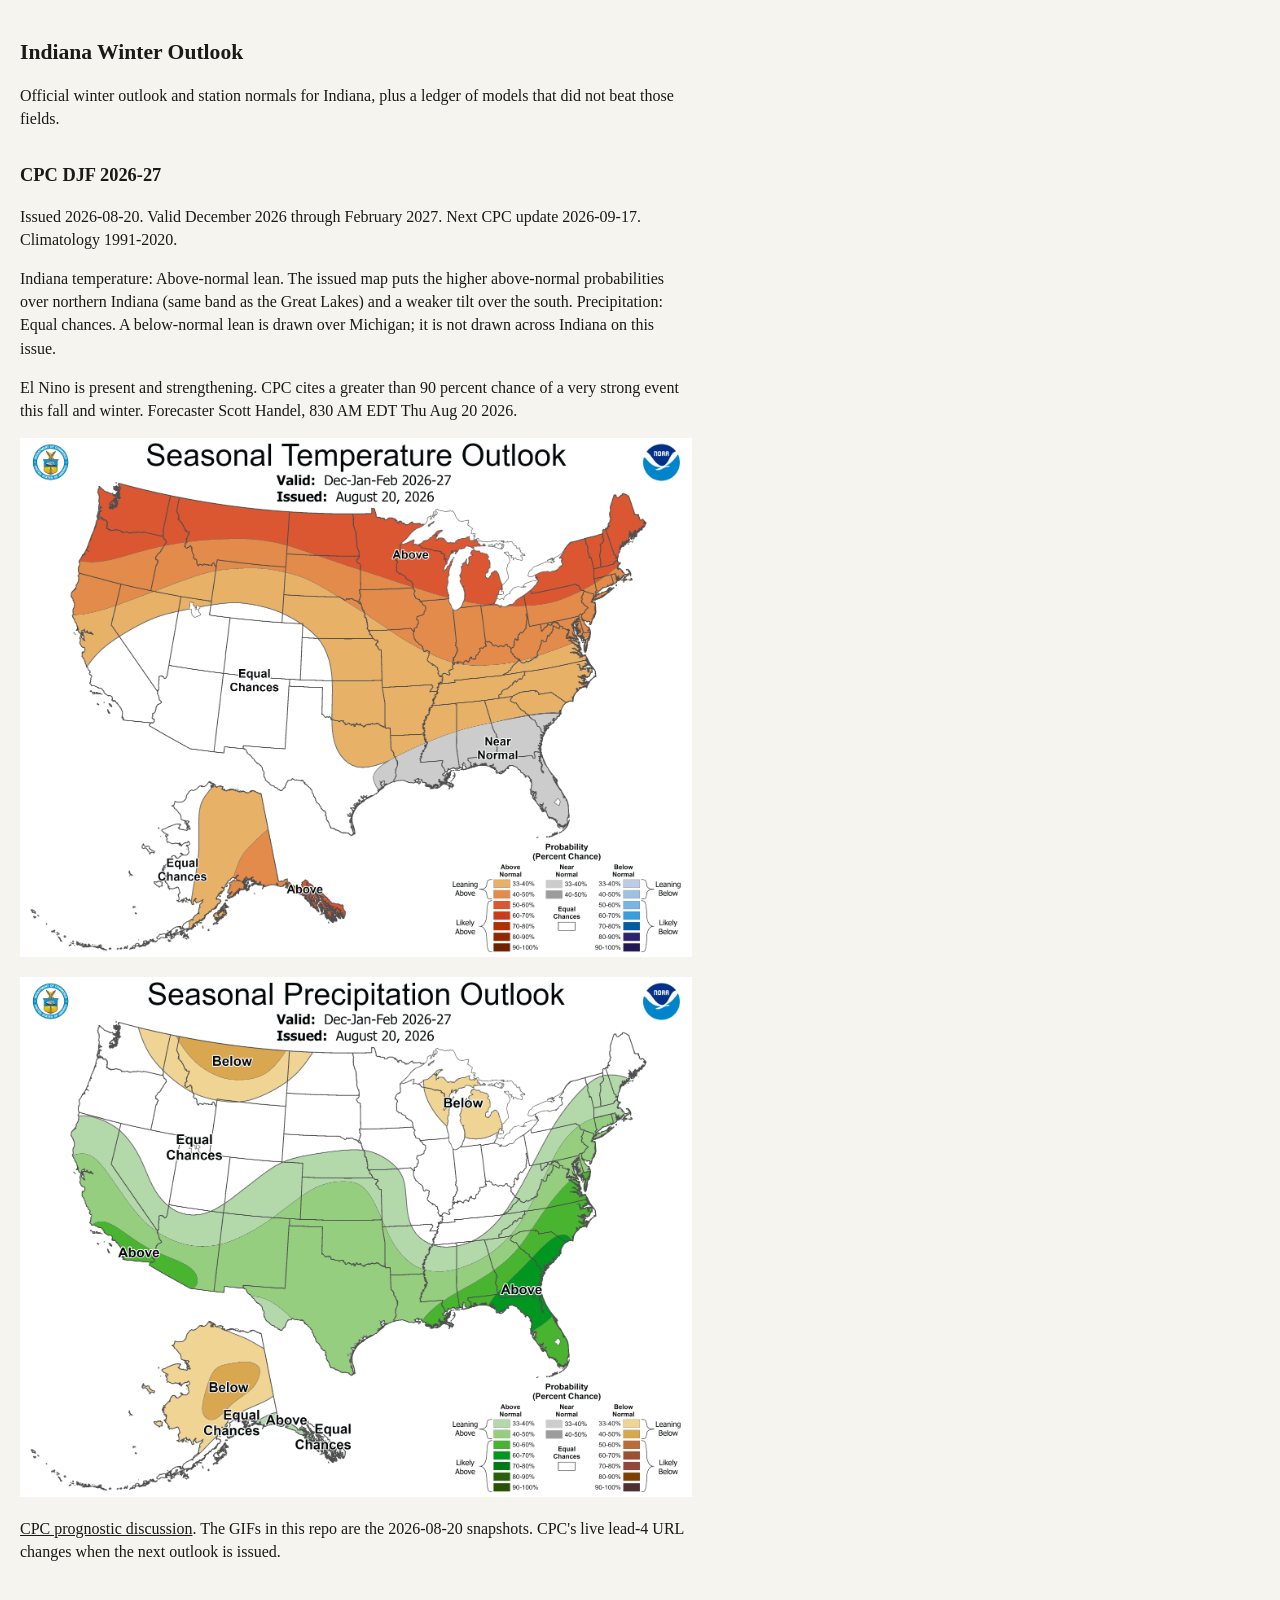
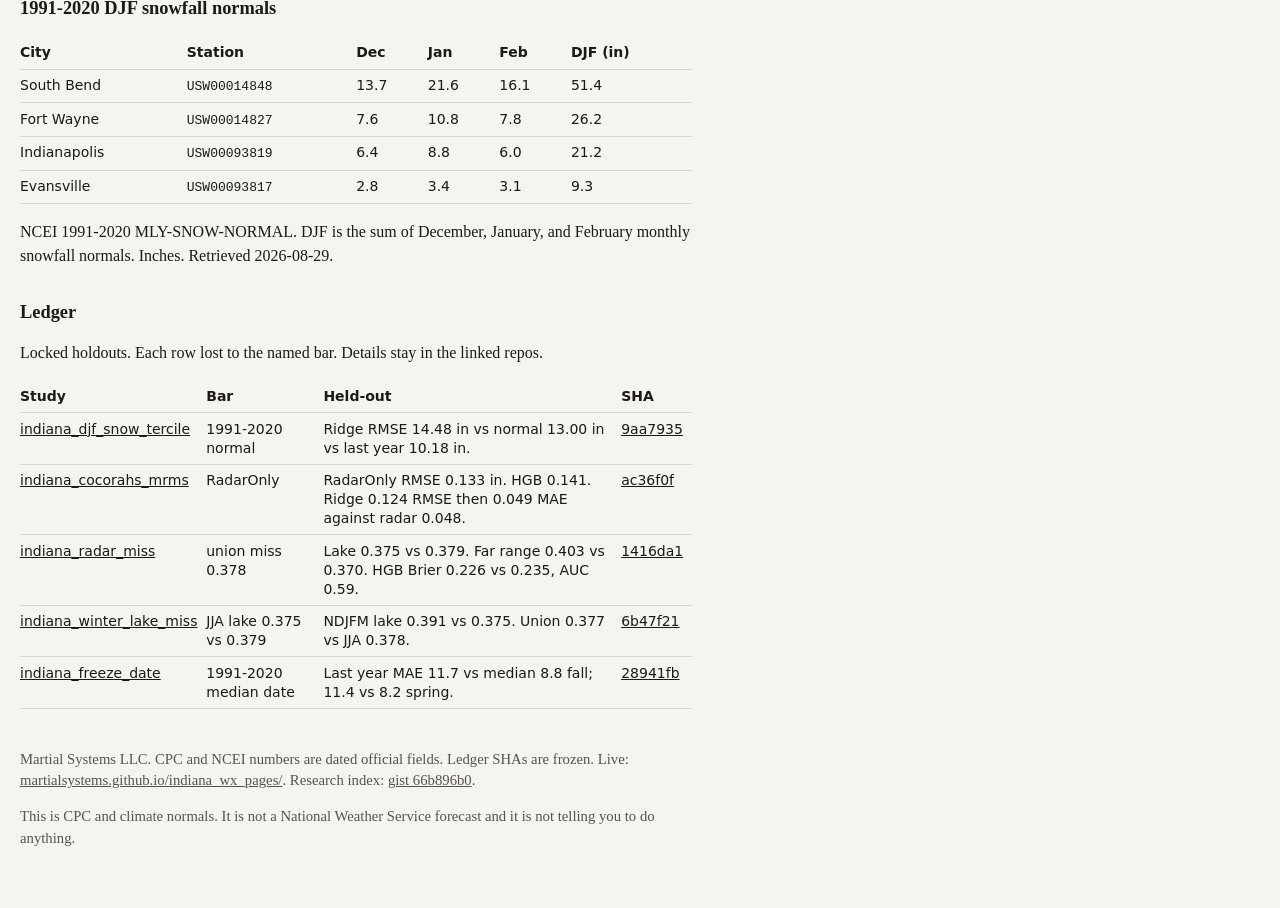
<file: index.html>
<!DOCTYPE html>
<html lang="en">
<head>
  <meta charset="utf-8">
  <meta name="viewport" content="width=device-width, initial-scale=1">
  <title>Indiana Winter Outlook</title>
  <link rel="stylesheet" href="assets/style.css">
</head>
<body>
  <main>
    <h1>Indiana Winter Outlook</h1>
    <p>Official winter outlook and station normals for Indiana, plus a ledger of models that did not beat those fields.</p>

    <section id="outlook">
      <h2>CPC DJF 2026-27</h2>
      <p>Issued 2026-08-20. Valid December 2026 through February 2027. Next CPC update 2026-09-17. Climatology 1991-2020.</p>
      <p>Indiana temperature: Above-normal lean. The issued map puts the higher above-normal probabilities over northern Indiana (same band as the Great Lakes) and a weaker tilt over the south. Precipitation: Equal chances. A below-normal lean is drawn over Michigan; it is not drawn across Indiana on this issue.</p>
      <p>El Nino is present and strengthening. CPC cites a greater than 90 percent chance of a very strong event this fall and winter. Forecaster Scott Handel, 830 AM EDT Thu Aug 20 2026.</p>
      <figure>
        <img src="assets/cpc/off04_temp.gif" alt="NOAA CPC seasonal temperature outlook, DJF 2026-27, issued 2026-08-20">
      </figure>
      <figure>
        <img src="assets/cpc/off04_prcp.gif" alt="NOAA CPC seasonal precipitation outlook, DJF 2026-27, issued 2026-08-20">
      </figure>
      <p><a href="https://www.cpc.ncep.noaa.gov/products/predictions/90day/fxus05.html">CPC prognostic discussion</a>. The GIFs in this repo are the 2026-08-20 snapshots. CPC's live lead-4 URL changes when the next outlook is issued.</p>
    </section>

    <section id="normals">
      <h2>1991-2020 DJF snowfall normals</h2>
      <div class="table-wrap">
        <table>
          <thead>
            <tr>
              <th>City</th>
              <th>Station</th>
              <th>Dec</th>
              <th>Jan</th>
              <th>Feb</th>
              <th>DJF (in)</th>
            </tr>
          </thead>
          <tbody>
            <tr><td>South Bend</td><td><code>USW00014848</code></td><td>13.7</td><td>21.6</td><td>16.1</td><td>51.4</td></tr>
            <tr><td>Fort Wayne</td><td><code>USW00014827</code></td><td>7.6</td><td>10.8</td><td>7.8</td><td>26.2</td></tr>
            <tr><td>Indianapolis</td><td><code>USW00093819</code></td><td>6.4</td><td>8.8</td><td>6.0</td><td>21.2</td></tr>
            <tr><td>Evansville</td><td><code>USW00093817</code></td><td>2.8</td><td>3.4</td><td>3.1</td><td>9.3</td></tr>
          </tbody>
        </table>
      </div>
      <p>NCEI 1991-2020 MLY-SNOW-NORMAL. DJF is the sum of December, January, and February monthly snowfall normals. Inches. Retrieved 2026-08-29.</p>
    </section>

    <section id="ledger">
      <h2>Ledger</h2>
      <p>Locked holdouts. Each row lost to the named bar. Details stay in the linked repos.</p>
      <div class="table-wrap">
        <table>
          <thead>
            <tr>
              <th>Study</th>
              <th>Bar</th>
              <th>Held-out</th>
              <th>SHA</th>
            </tr>
          </thead>
          <tbody>
            <tr><td><a href="https://github.com/martialsystems/indiana_djf_snow_tercile">indiana_djf_snow_tercile</a></td><td>1991-2020 normal</td><td>Ridge RMSE 14.48 in vs normal 13.00 in vs last year 10.18 in.</td><td><a href="https://github.com/martialsystems/indiana_djf_snow_tercile/commit/9aa7935">9aa7935</a></td></tr>
            <tr><td><a href="https://github.com/martialsystems/indiana_cocorahs_mrms">indiana_cocorahs_mrms</a></td><td>RadarOnly</td><td>RadarOnly RMSE 0.133 in. HGB 0.141. Ridge 0.124 RMSE then 0.049 MAE against radar 0.048.</td><td><a href="https://github.com/martialsystems/indiana_cocorahs_mrms/commit/ac36f0f">ac36f0f</a></td></tr>
            <tr><td><a href="https://github.com/martialsystems/indiana_radar_miss">indiana_radar_miss</a></td><td>union miss 0.378</td><td>Lake 0.375 vs 0.379. Far range 0.403 vs 0.370. HGB Brier 0.226 vs 0.235, AUC 0.59.</td><td><a href="https://github.com/martialsystems/indiana_radar_miss/commit/1416da1">1416da1</a></td></tr>
            <tr><td><a href="https://github.com/martialsystems/indiana_winter_lake_miss">indiana_winter_lake_miss</a></td><td>JJA lake 0.375 vs 0.379</td><td>NDJFM lake 0.391 vs 0.375. Union 0.377 vs JJA 0.378.</td><td><a href="https://github.com/martialsystems/indiana_winter_lake_miss/commit/6b47f21">6b47f21</a></td></tr>
            <tr><td><a href="https://github.com/martialsystems/indiana_freeze_date">indiana_freeze_date</a></td><td>1991-2020 median date</td><td>Last year MAE 11.7 vs median 8.8 fall; 11.4 vs 8.2 spring.</td><td><a href="https://github.com/martialsystems/indiana_freeze_date/commit/28941fb">28941fb</a></td></tr>
          </tbody>
        </table>
      </div>
    </section>

    <p class="foot">Martial Systems LLC. CPC and NCEI numbers are dated official fields. Ledger SHAs are frozen. Live: <a href="https://martialsystems.github.io/indiana_wx_pages/">martialsystems.github.io/indiana_wx_pages/</a>. Research index: <a href="https://gist.github.com/martialsystems/66b896b0a4a0b8cba2b478aef64312f3">gist 66b896b0</a>.</p>
    <p class="notice">This is CPC and climate normals. It is not a National Weather Service forecast and it is not telling you to do anything.</p>
  </main>
</body>
</html>
</file>
<file: assets/style.css>
:root {
  color-scheme: light;
  --bg: #f6f4ef;
  --ink: #1c1917;
  --muted: #57534e;
  --line: #d6d3d1;
}
html, body {
  margin: 0;
  background: var(--bg);
  color: var(--ink);
  font: 16px/1.45 Georgia, "Times New Roman", serif;
}
main {
  max-width: 42rem;
  padding: 1.5rem 1.25rem 3rem;
}
h1 {
  font-size: 1.35rem;
  font-weight: 600;
  line-height: 1.35;
  margin-bottom: 0.5rem;
}
h2 {
  font-size: 1.15rem;
  font-weight: 600;
  margin-top: 2rem;
}
p, th, td, figcaption {
  color: var(--ink);
}
.foot {
  color: var(--muted);
  font-size: 0.92rem;
  margin-top: 2.5rem;
}
.notice {
  color: var(--muted);
  font-size: 0.92rem;
  margin-top: 0.75rem;
}
img {
  max-width: 100%;
  height: auto;
  display: block;
}
figure {
  margin: 1rem 0 1.25rem;
}
figcaption {
  font-size: 0.88rem;
  color: var(--muted);
  margin-top: 0.4rem;
}
.table-wrap {
  overflow-x: auto;
  -webkit-overflow-scrolling: touch;
}
table {
  border-collapse: collapse;
  width: 100%;
  font: 14px/1.35 system-ui, sans-serif;
}
th, td {
  border-bottom: 1px solid var(--line);
  text-align: left;
  padding: 0.4rem 0.55rem 0.4rem 0;
  vertical-align: top;
}
th {
  font-weight: 600;
}
code {
  font: 13px/1.3 ui-monospace, SFMono-Regular, Menlo, monospace;
}
a {
  color: inherit;
}
</file>
